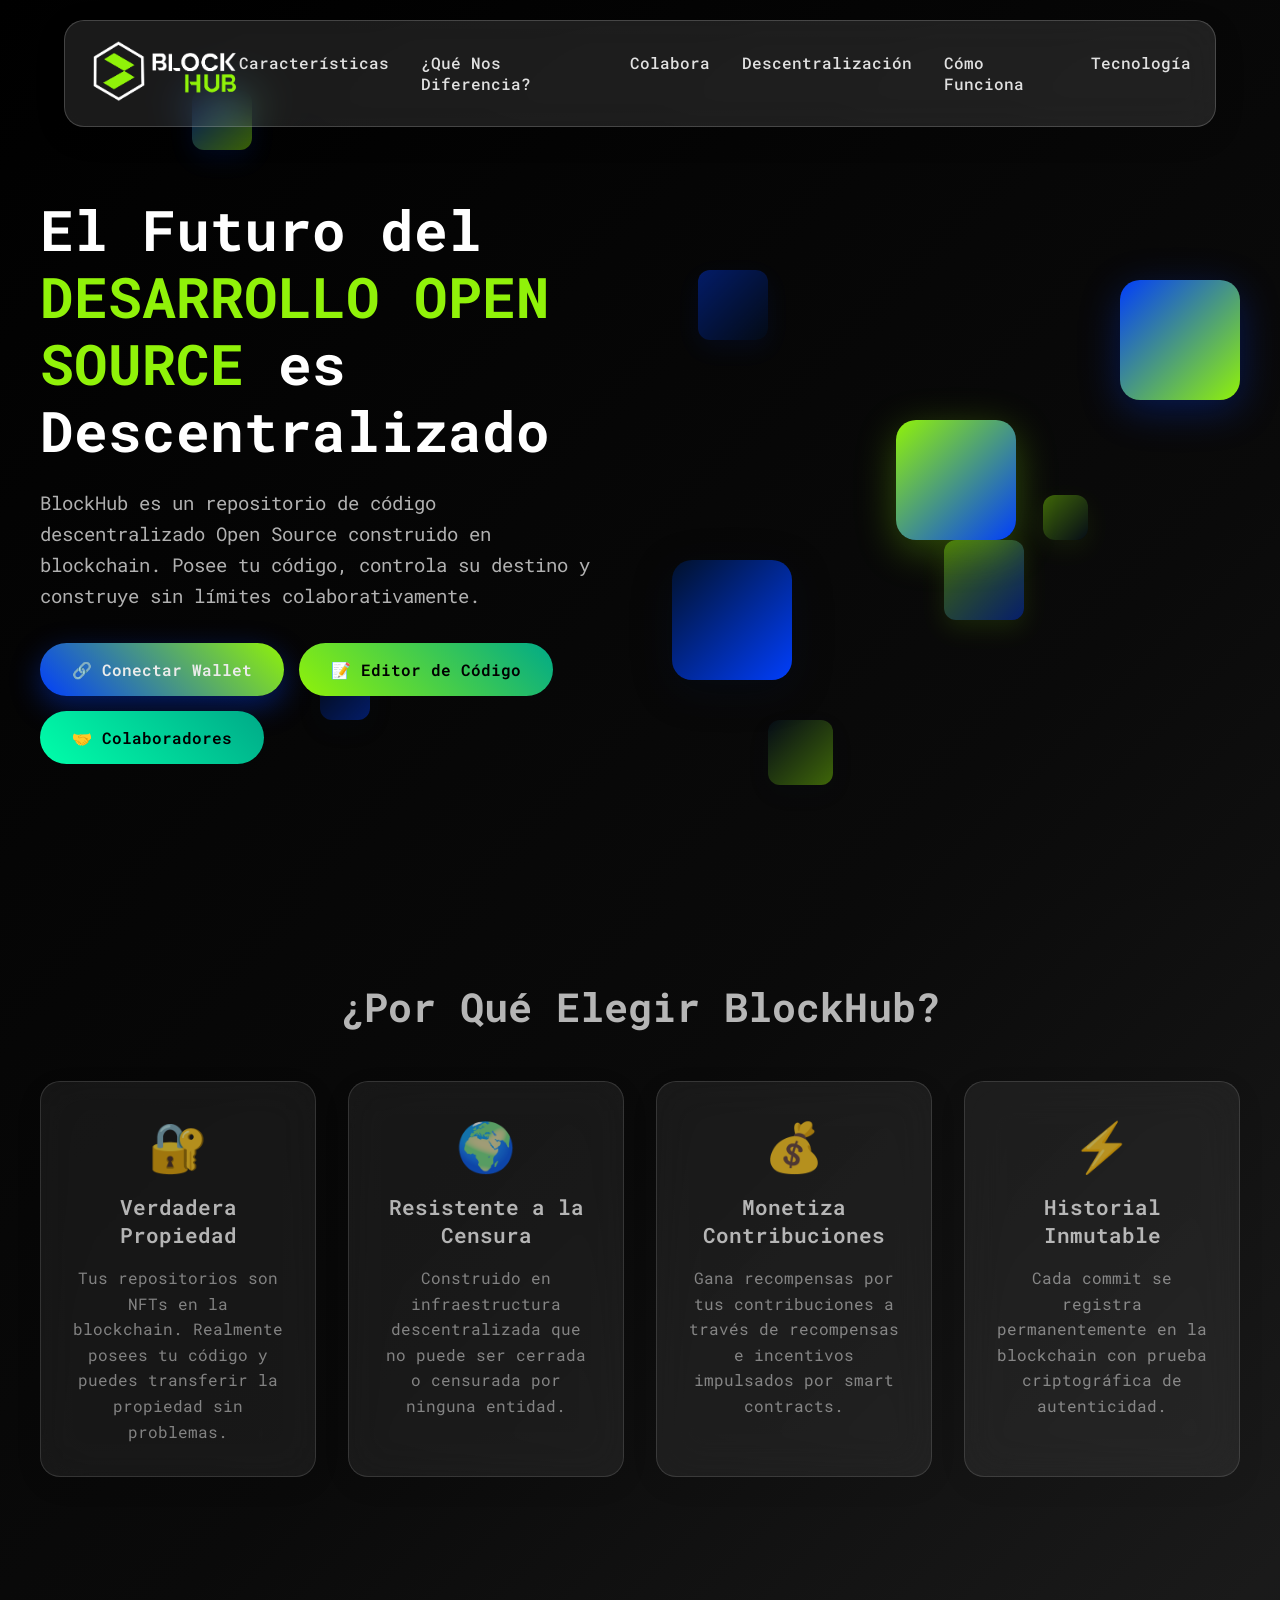
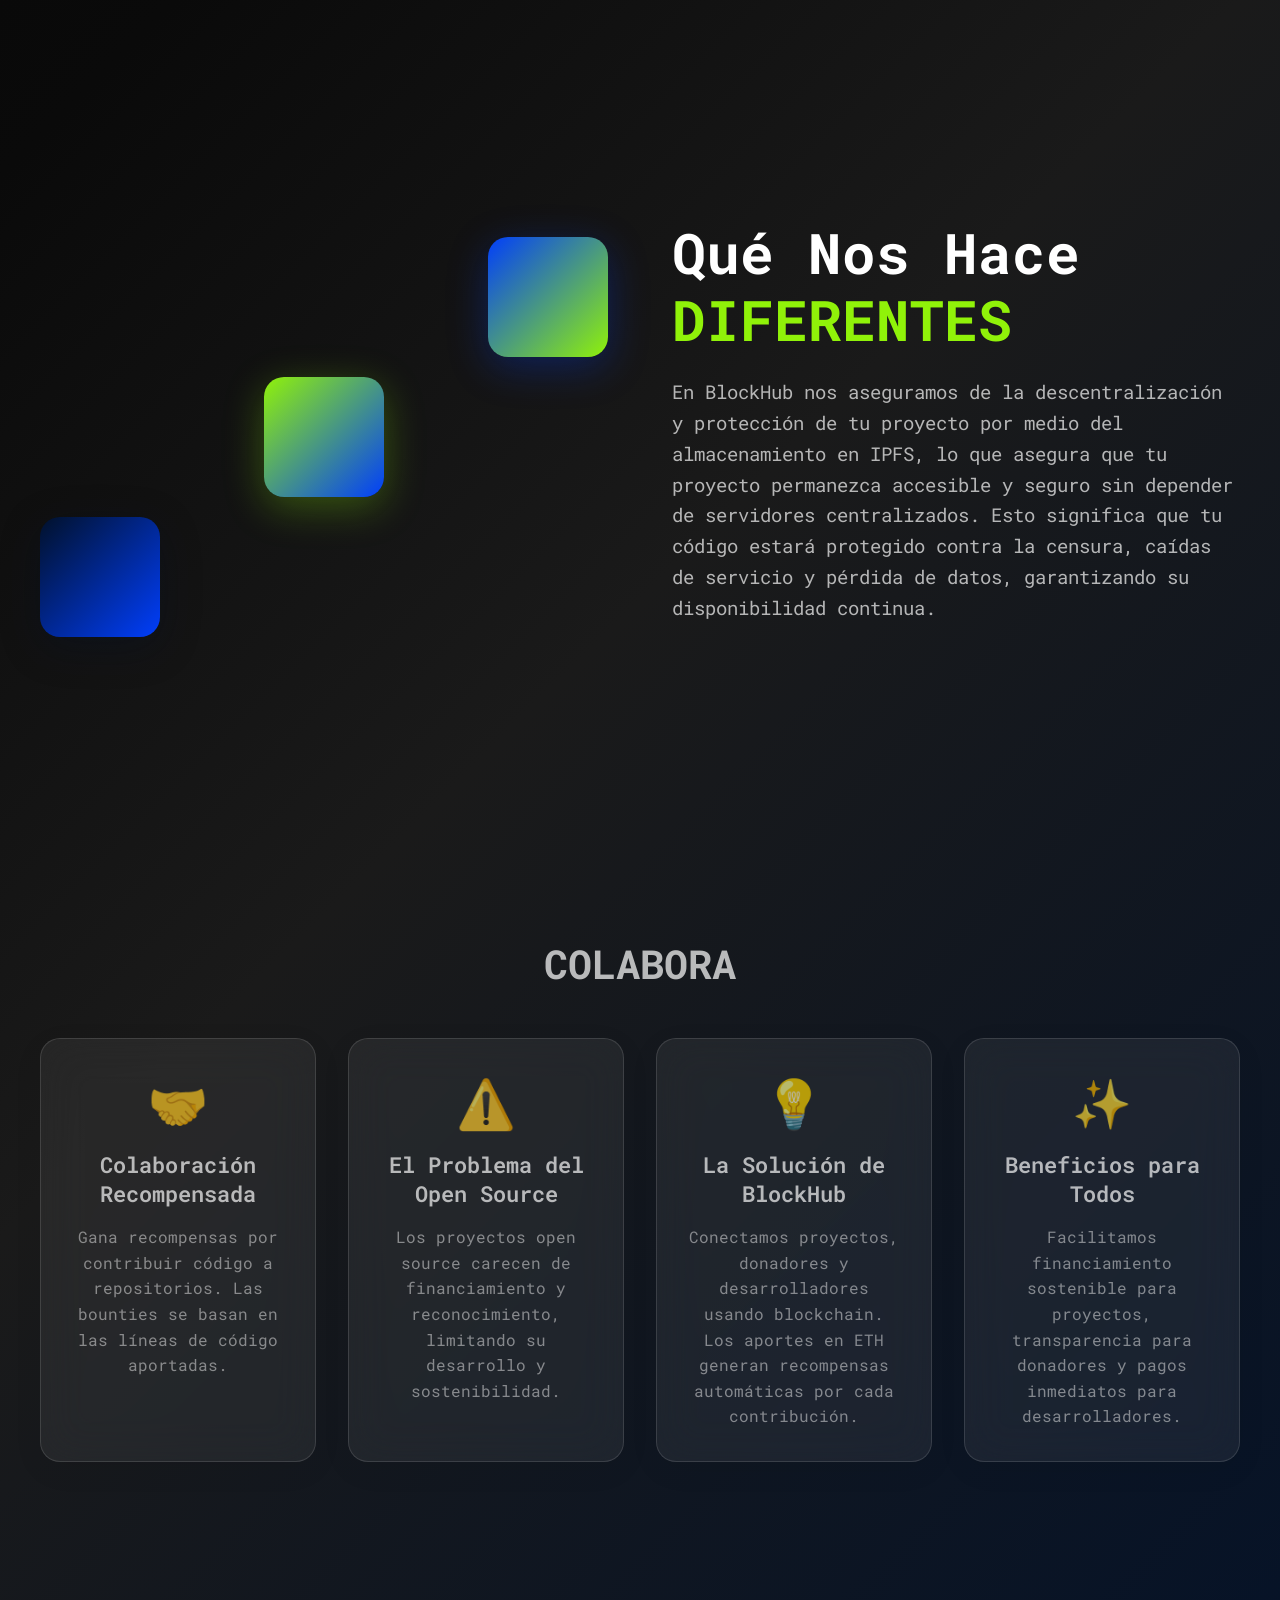
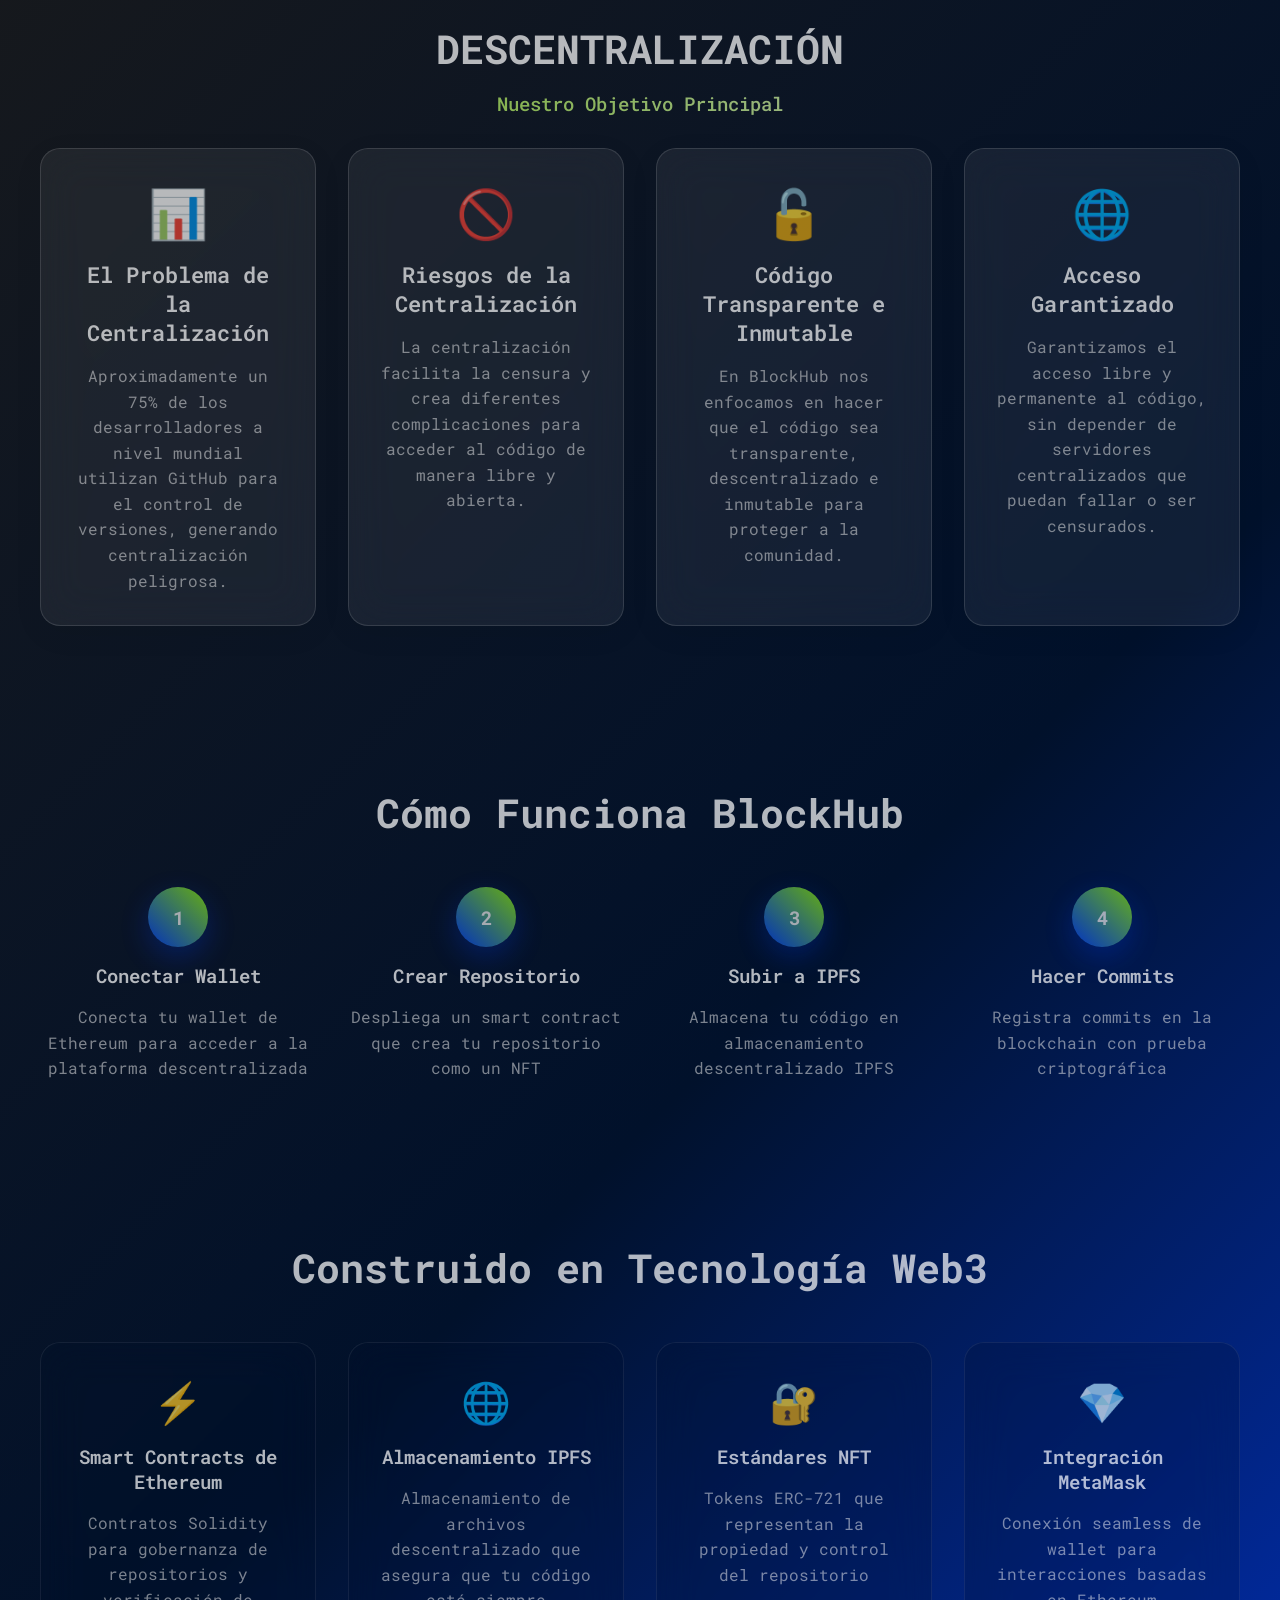
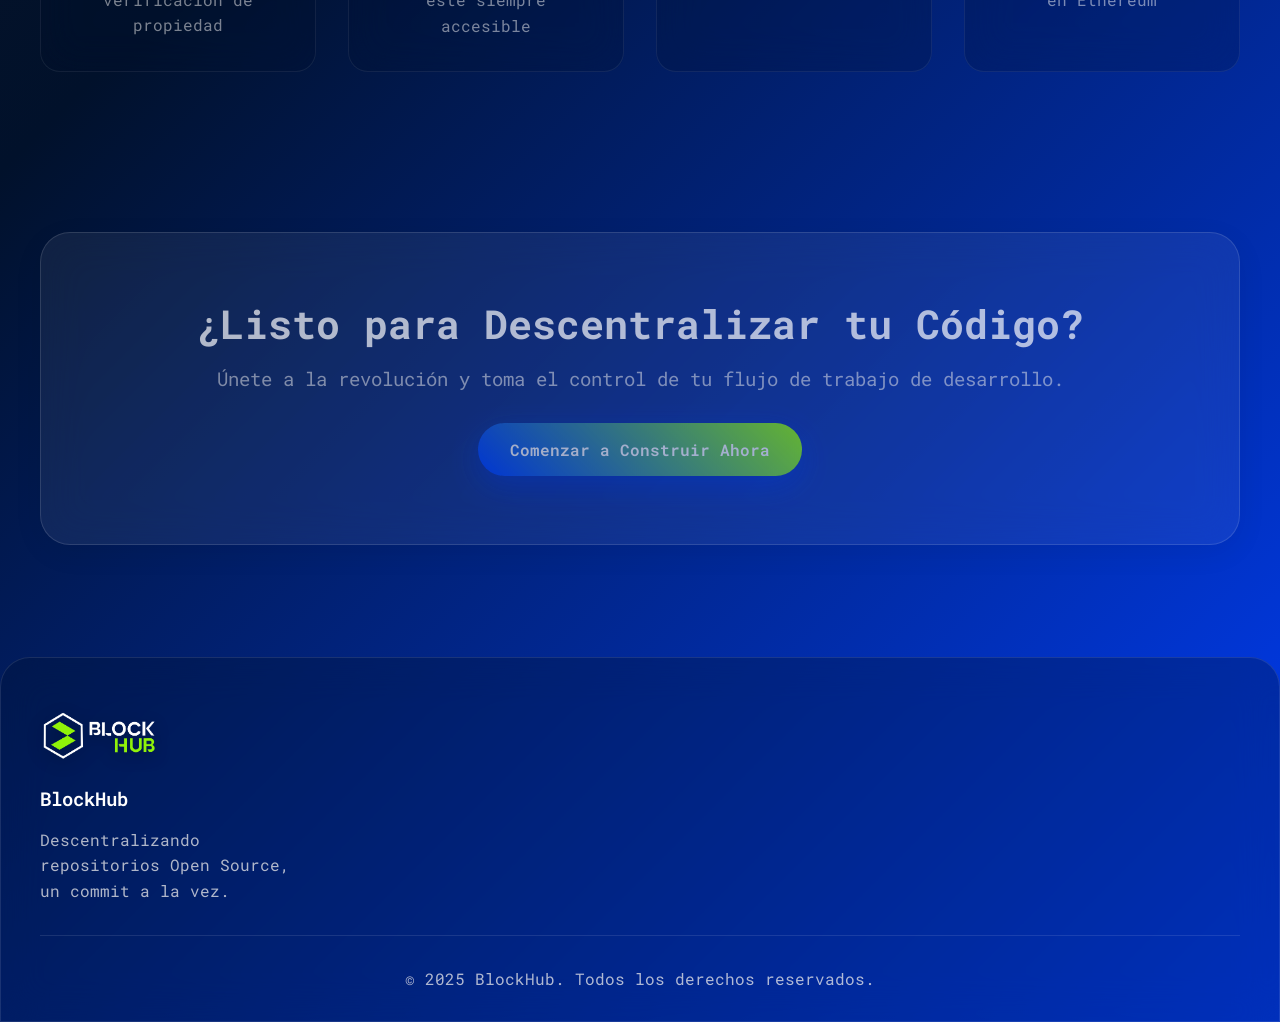
<file: index.html>
<!DOCTYPE html>
<html lang="en">

<head>
    <meta charset="UTF-8">
    <meta name="viewport" content="width=device-width, initial-scale=1.0">
    <title>BlockHub - Repositorio de Código Descentralizado</title>
    <link rel="preconnect" href="https://fonts.googleapis.com">
    <link rel="preconnect" href="https://fonts.gstatic.com" crossorigin>
    <link href="https://fonts.googleapis.com/css2?family=Roboto+Mono:ital,wght@0,100..700;1,100..700&display=swap"
        rel="stylesheet">
    <style>
        /* Hero Graphics */
        .hero-graphic {
            position: relative;
            height: 400px;
            animation: fadeIn 1s ease 1s both;
        }

        @keyframes fadeIn {
            from {
                opacity: 0;
            }

            to {
                opacity: 1;
            }
        }

        .block-element {
            position: absolute;
            width: 120px;
            height: 120px;
            border-radius: 20px;
            animation: blockFloat 6s ease-in-out infinite;
            z-index: 2;
        }

        .block-element:nth-child(1) {
            top: 0;
            right: 0;
            background: linear-gradient(135deg, var(--primary-color), var(--secondary-color));
            animation-delay: 0s;
            box-shadow: 0 10px 40px rgba(1, 62, 251, 0.3);
        }

        .block-element:nth-child(2) {
            top: 50%;
            left: 50%;
            transform: translate(-50%, -50%);
            background: linear-gradient(135deg, var(--secondary-color), var(--primary-color));
            animation-delay: 2s;
            box-shadow: 0 10px 40px rgba(144, 242, 9, 0.3);
        }

        .block-element:nth-child(3) {
            bottom: 0;
            left: 0;
            background: linear-gradient(135deg, var(--dark-navy), var(--primary-color));
            animation-delay: 4s;
            box-shadow: 0 10px 40px rgba(1, 17, 43, 0.3);
        }

        /* Connection Lines/Nodes */
        .connection-line {
            position: absolute;
            background: linear-gradient(45deg, rgba(144, 242, 9, 0.6), rgba(1, 62, 251, 0.6));
            z-index: 1;
            border-radius: 2px;
            animation: connectionPulse 3s ease-in-out infinite;
        }

        .connection-line:nth-child(4) {
            /* Line from top-right to center */
            top: 60px;
            right: 60px;
            width: 3px;
            height: 140px;
            transform: rotate(45deg);
            transform-origin: top;
            animation-delay: 0.5s;
        }

        .connection-line:nth-child(5) {
            /* Line from center to bottom-left */
            top: 260px;
            left: 110px;
            width: 3px;
            height: 140px;
            transform: rotate(-45deg);
            transform-origin: top;
            animation-delay: 1.5s;
        }

        .connection-line:nth-child(6) {
            /* Line from top-right to bottom-left (diagonal) */
            top: 80px;
            left: 120px;
            width: 2px;
            height: 240px;
            transform: rotate(25deg);
            transform-origin: top;
            animation-delay: 2.5s;
            opacity: 0.7;
        }

        /* Connection Nodes */
        .connection-node {
            position: absolute;
            width: 12px;
            height: 12px;
            border-radius: 50%;
            background: linear-gradient(45deg, var(--secondary-color), rgba(255, 255, 255, 0.8));
            z-index: 3;
            animation: nodeGlow 2s ease-in-out infinite;
            box-shadow: 0 0 15px rgba(144, 242, 9, 0.6);
        }

        .connection-node:nth-child(7) {
            top: 120px;
            right: 80px;
            animation-delay: 0.8s;
        }

        .connection-node:nth-child(8) {
            top: 220px;
            left: 140px;
            animation-delay: 1.8s;
        }

        .connection-node:nth-child(9) {
            top: 160px;
            left: 200px;
            animation-delay: 2.8s;
        }

        @keyframes blockFloat {

            0%,
            100% {
                transform: translateY(0px) rotate(0deg);
            }

            50% {
                transform: translateY(-20px) rotate(180deg);
            }
        }

        @keyframes connectionPulse {

            0%,
            100% {
                opacity: 0.6;
                box-shadow: 0 0 5px rgba(144, 242, 9, 0.3);
            }

            50% {
                opacity: 1;
                box-shadow: 0 0 15px rgba(144, 242, 9, 0.6);
            }
        }

        @keyframes nodeGlow {

            0%,
            100% {
                transform: scale(1);
                box-shadow: 0 0 15px rgba(144, 242, 9, 0.6);
            }

            50% {
                transform: scale(1.3);
                box-shadow: 0 0 25px rgba(144, 242, 9, 0.8);
            }
        }

        * {
            margin: 0;
            padding: 0;
            box-sizing: border-box;
        }

        :root {
            --primary-color: #013EFB;
            --secondary-color: #90F209;
            --accent-color: #90F209;
            --dark-navy: #01112B;
            --deep-black: #000000;
            --almost-black: #0a0a0a;
            --dark-charcoal: #1a1a1a;
            --light-gray: #EBEBEB;
            --glass-bg: rgba(235, 235, 235, 0.1);
            --glass-border: rgba(235, 235, 235, 0.2);
            --dark-glass: rgba(1, 17, 43, 0.3);
            --text-light: rgba(235, 235, 235, 0.95);
            --text-muted: rgba(235, 235, 235, 0.75);
        }

        body {
            font-family: 'Roboto Mono', monospace;
            background: linear-gradient(135deg, var(--deep-black) 0%, var(--almost-black) 25%, var(--dark-charcoal) 40%, var(--dark-navy) 70%, var(--primary-color) 100%);
            min-height: 100vh;
            overflow-x: hidden;
        }

        /* Animated Background */
        .bg-animation {
            position: fixed;
            top: 0;
            left: 0;
            width: 100%;
            height: 100%;
            z-index: -1;
            background: linear-gradient(135deg, var(--deep-black) 0%, var(--almost-black) 20%, var(--dark-charcoal) 35%, var(--dark-navy) 55%, var(--primary-color) 75%, var(--secondary-color) 100%);
            background-size: 400% 400%;
            animation: gradientShift 15s ease infinite;
        }

        /* Background floating cubes */
        .bg-cube {
            position: absolute;
            width: 60px;
            height: 60px;
            border-radius: 12px;
            opacity: 0.4;
            animation: bgCubeFloat 8s ease-in-out infinite;
        }

        .bg-cube:nth-child(1) {
            top: 10%;
            left: 15%;
            background: linear-gradient(135deg, var(--primary-color), var(--secondary-color));
            animation-delay: 0s;
            box-shadow: 0 8px 25px rgba(1, 62, 251, 0.3);
        }

        .bg-cube:nth-child(2) {
            top: 60%;
            right: 20%;
            background: linear-gradient(135deg, var(--secondary-color), var(--primary-color));
            animation-delay: 2s;
            box-shadow: 0 8px 25px rgba(144, 242, 9, 0.3);
            width: 80px;
            height: 80px;
        }

        .bg-cube:nth-child(3) {
            bottom: 20%;
            left: 25%;
            background: linear-gradient(135deg, var(--dark-navy), var(--primary-color));
            animation-delay: 4s;
            box-shadow: 0 8px 25px rgba(1, 17, 43, 0.3);
            width: 50px;
            height: 50px;
        }

        .bg-cube:nth-child(4) {
            top: 30%;
            right: 40%;
            background: linear-gradient(135deg, var(--primary-color), var(--dark-navy));
            animation-delay: 1s;
            box-shadow: 0 8px 25px rgba(1, 62, 251, 0.2);
            width: 70px;
            height: 70px;
        }

        .bg-cube:nth-child(5) {
            bottom: 40%;
            right: 15%;
            background: linear-gradient(135deg, var(--secondary-color), var(--dark-navy));
            animation-delay: 3s;
            box-shadow: 0 8px 25px rgba(144, 242, 9, 0.2);
            width: 45px;
            height: 45px;
        }

        .bg-cube:nth-child(6) {
            top: 80%;
            left: 60%;
            background: linear-gradient(135deg, var(--dark-navy), var(--secondary-color));
            animation-delay: 5s;
            box-shadow: 0 8px 25px rgba(1, 17, 43, 0.2);
            width: 65px;
            height: 65px;
        }

        @keyframes bgCubeFloat {

            0%,
            100% {
                transform: translateY(0px) rotate(0deg) scale(1);
                opacity: 0.4;
            }

            25% {
                transform: translateY(-15px) rotate(45deg) scale(1.1);
                opacity: 0.6;
            }

            50% {
                transform: translateY(-30px) rotate(90deg) scale(0.9);
                opacity: 0.3;
            }

            75% {
                transform: translateY(-15px) rotate(135deg) scale(1.05);
                opacity: 0.5;
            }
        }

        @keyframes gradientShift {

            0%,
            100% {
                background-position: 0% 50%;
            }

            50% {
                background-position: 100% 50%;
            }
        }

        @keyframes float {

            0%,
            100% {
                transform: translate(0px, 0px) rotate(0deg);
            }

            33% {
                transform: translate(30px, -30px) rotate(120deg);
            }

            66% {
                transform: translate(-20px, 20px) rotate(240deg);
            }
        }

        /* Glassmorphism Components */
        .glass {
            background: var(--glass-bg);
            backdrop-filter: blur(20px);
            -webkit-backdrop-filter: blur(20px);
            border: 1px solid var(--glass-border);
            box-shadow: 0 8px 32px rgba(0, 0, 0, 0.1);
        }

        .glass-dark {
            background: var(--dark-glass);
            backdrop-filter: blur(20px);
            -webkit-backdrop-filter: blur(20px);
            border: 1px solid rgba(255, 255, 255, 0.1);
        }

        /* Navigation */
        .navbar {
            position: fixed;
            top: 20px;
            left: 50%;
            transform: translateX(-50%);
            z-index: 1000;
            width: 90%;
            max-width: 1200px;
            border-radius: 20px;
            padding: 12px 24px;
            transition: all 0.3s ease;
            animation: slideDown 1s ease;
        }

        @keyframes slideDown {
            from {
                transform: translateX(-50%) translateY(-100px);
                opacity: 0;
            }

            to {
                transform: translateX(-50%) translateY(0);
                opacity: 1;
            }
        }

        .nav-container {
            display: flex;
            justify-content: space-between;
            align-items: center;
        }

        .nav-logo .logo-image {
            height: auto;
            width: auto;
            max-width: 150px;
            object-fit: contain;
            transition: transform 0.3s ease, filter 0.3s ease;
        }

        .nav-logo .logo-image:hover {
            transform: scale(1.05);
            filter: brightness(1.1);
        }

        .nav-menu {
            display: flex;
            list-style: none;
            gap: 2rem;
        }

        .nav-menu a {
            color: var(--text-light);
            text-decoration: none;
            font-weight: 500;
            transition: all 0.3s ease;
            position: relative;
        }

        .nav-menu a::after {
            content: '';
            position: absolute;
            bottom: -5px;
            left: 0;
            width: 0;
            height: 2px;
            background: linear-gradient(45deg, var(--primary-color), var(--secondary-color));
            transition: width 0.3s ease;
        }

        .nav-menu a:hover::after {
            width: 100%;
        }

        .nav-menu a:hover {
            color: white;
            transform: translateY(-2px);
        }

        /* Hero Section */
        .hero {
            padding: 120px 2rem 60px;
            min-height: 100vh;
            display: flex;
            align-items: center;
        }

        .hero-container {
            max-width: 1200px;
            margin: 0 auto;
            display: grid;
            grid-template-columns: 1fr 1fr;
            gap: 4rem;
            align-items: center;
        }

        .hero-content {
            animation: fadeInUp 1s ease 0.5s both;
        }

        .hero-logo {
            text-align: center;
            margin-bottom: 2rem;
        }

        .hero-logo-img {
            height: 120px;
            width: auto;
            max-width: 300px;
            object-fit: contain;
            filter: drop-shadow(0 8px 16px rgba(0, 0, 0, 0.4));
            animation: logoFloat 3s ease-in-out infinite;
        }

        @keyframes logoFloat {

            0%,
            100% {
                transform: translateY(0px);
            }

            50% {
                transform: translateY(-10px);
            }
        }

        @keyframes fadeInUp {
            from {
                opacity: 0;
                transform: translateY(50px);
            }

            to {
                opacity: 1;
                transform: translateY(0);
            }
        }

        .hero-title {
            font-size: 3.5rem;
            font-weight: 700;
            color: white;
            line-height: 1.2;
            margin-bottom: 1.5rem;
        }

        .highlight {
            background: var(--secondary-color);
            -webkit-background-clip: text;
            -webkit-text-fill-color: transparent;
            position: relative;
        }

        .hero-subtitle {
            font-size: 1.2rem;
            color: var(--text-muted);
            margin-bottom: 2rem;
            line-height: 1.6;
        }

        .btn {
            padding: 16px 32px;
            border-radius: 50px;
            border: none;
            font-weight: 600;
            cursor: pointer;
            transition: all 0.3s ease;
            position: relative;
            overflow: hidden;
        }

        .btn-primary {
            background: linear-gradient(45deg, var(--primary-color), var(--secondary-color));
            color: var(--light-gray);
            box-shadow: 0 10px 30px rgba(1, 62, 251, 0.4);
        }

        .btn-primary::before {
            content: '';
            position: absolute;
            top: 0;
            left: -100%;
            width: 100%;
            height: 100%;
            background: linear-gradient(90deg, transparent, rgba(255, 255, 255, 0.2), transparent);
            transition: left 0.5s ease;
        }

        .btn-primary:hover::before {
            left: 100%;
        }

        .btn-primary:hover {
            transform: translateY(-3px);
            box-shadow: 0 15px 40px rgba(1, 62, 251, 0.5), 0 0 30px rgba(144, 242, 9, 0.3);
        }

        /* Hero Graphics */
        .hero-graphic {
            position: relative;
            height: 400px;
            animation: fadeIn 1s ease 1s both;
        }

        @keyframes fadeIn {
            from {
                opacity: 0;
            }

            to {
                opacity: 1;
            }
        }

        .block-element {
            position: absolute;
            width: 120px;
            height: 120px;
            border-radius: 20px;
            animation: blockFloat 6s ease-in-out infinite;
        }

        .block-element:nth-child(1) {
            top: 0;
            right: 0;
            background: linear-gradient(135deg, var(--primary-color), var(--secondary-color));
            animation-delay: 0s;
            box-shadow: 0 10px 40px rgba(1, 62, 251, 0.3);
        }

        .block-element:nth-child(2) {
            top: 50%;
            left: 50%;
            transform: translate(-50%, -50%);
            background: linear-gradient(135deg, var(--secondary-color), var(--primary-color));
            animation-delay: 2s;
            box-shadow: 0 10px 40px rgba(144, 242, 9, 0.3);
        }

        .block-element:nth-child(3) {
            bottom: 0;
            left: 0;
            background: linear-gradient(135deg, var(--dark-navy), var(--primary-color));
            animation-delay: 4s;
            box-shadow: 0 10px 40px rgba(1, 17, 43, 0.3);
        }

        @keyframes blockFloat {

            0%,
            100% {
                transform: translateY(0px) rotate(0deg);
            }

            50% {
                transform: translateY(-20px) rotate(180deg);
            }
        }

        /* Sections */
        section {
            padding: 80px 2rem;
        }

        .container {
            max-width: 1200px;
            margin: 0 auto;
        }

        .section-title {
            font-size: 2.5rem;
            font-weight: 700;
            color: white;
            text-align: center;
            margin-bottom: 3rem;
        }

        .section-subtitle {
            font-size: 1.2rem;
            font-weight: 500;
            color: var(--secondary-color);
            text-align: center;
            margin-bottom: 2rem;
            margin-top: -2rem;
            background: linear-gradient(45deg, var(--secondary-color), white);
            -webkit-background-clip: text;
            -webkit-text-fill-color: transparent;
        }

        /* Features Grid */
        .features-grid {
            display: grid;
            grid-template-columns: repeat(4, 1fr);
            gap: 2rem;
        }

        .feature-card {
            border-radius: 20px;
            padding: 2rem;
            text-align: center;
            transition: all 0.3s ease;
            position: relative;
            overflow: hidden;
        }

        .feature-card::before {
            content: '';
            position: absolute;
            top: 0;
            left: 0;
            right: 0;
            bottom: 0;
            background: linear-gradient(135deg, rgba(144, 242, 9, 0.1), rgba(1, 62, 251, 0.1));
            opacity: 0;
            transition: opacity 0.3s ease;
        }

        .feature-card:hover::before {
            opacity: 0.7;
        }

        .feature-card:hover {
            transform: translateY(-10px);
            box-shadow: 0 20px 60px rgba(1, 62, 251, 0.2), 0 0 30px rgba(144, 242, 9, 0.1);
        }

        .feature-icon {
            font-size: 3rem;
            margin-bottom: 1rem;
            display: block;
        }

        .feature-card h3 {
            font-size: 1.3rem;
            font-weight: 600;
            color: white;
            margin-bottom: 1rem;
        }

        .feature-card p {
            color: var(--text-muted);
            line-height: 1.6;
        }

        /* Collaborate Section */
        .collaborate-grid {
            display: grid;
            grid-template-columns: repeat(4, 1fr);
            gap: 2rem;
        }

        .collaborate-card {
            border-radius: 20px;
            padding: 2rem;
            text-align: center;
            transition: all 0.3s ease;
            position: relative;
            overflow: hidden;
        }

        .collaborate-card::before {
            content: '';
            position: absolute;
            top: 0;
            left: 0;
            right: 0;
            bottom: 0;
            background: linear-gradient(135deg, rgba(144, 242, 9, 0.1), rgba(1, 62, 251, 0.1));
            opacity: 0;
            transition: opacity 0.3s ease;
        }

        .collaborate-card:hover::before {
            opacity: 0.7;
        }

        .collaborate-card:hover {
            transform: translateY(-10px);
            box-shadow: 0 20px 60px rgba(1, 62, 251, 0.2), 0 0 30px rgba(144, 242, 9, 0.1);
        }

        .collaborate-icon {
            font-size: 3rem;
            margin-bottom: 1rem;
            display: block;
        }

        .collaborate-card h3 {
            font-size: 1.4rem;
            font-weight: 600;
            color: white;
            margin-bottom: 1rem;
        }

        .collaborate-card p {
            color: var(--text-muted);
            line-height: 1.6;
        }

        /* Workflow Grid */
        .workflow-grid {
            display: grid;
            grid-template-columns: repeat(4, 1fr);
            gap: 2rem;
        }

        .workflow-step {
            text-align: center;
            position: relative;
        }

        .step-number {
            width: 60px;
            height: 60px;
            border-radius: 50%;
            background: linear-gradient(45deg, var(--primary-color), var(--secondary-color));
            color: var(--light-gray);
            display: flex;
            align-items: center;
            justify-content: center;
            font-weight: 700;
            font-size: 1.2rem;
            margin: 0 auto 1rem;
            box-shadow: 0 10px 30px rgba(1, 62, 251, 0.4);
        }

        .workflow-step h3 {
            color: white;
            margin-bottom: 1rem;
            font-weight: 600;
        }

        .workflow-step p {
            color: var(--text-muted);
            line-height: 1.6;
        }

        /* Tech Grid */
        .tech-grid {
            display: grid;
            grid-template-columns: repeat(4, 1fr);
            gap: 2rem;
        }

        .tech-item {
            padding: 2rem;
            border-radius: 20px;
            text-align: center;
            transition: all 0.3s ease;
        }

        .tech-item:hover {
            transform: translateY(-5px);
        }

        .tech-icon {
            font-size: 2.5rem;
            margin-bottom: 1rem;
        }

        .tech-item h3 {
            color: white;
            font-weight: 600;
            margin-bottom: 1rem;
        }

        .tech-item p {
            color: var(--text-muted);
            line-height: 1.6;
        }

        /* CTA Section */
        .cta {
            text-align: center;
        }

        .cta-content {
            border-radius: 30px;
            padding: 4rem 2rem;
        }

        .cta h2 {
            font-size: 2.5rem;
            font-weight: 700;
            color: white;
            margin-bottom: 1rem;
        }

        .cta p {
            font-size: 1.2rem;
            color: var(--text-muted);
            margin-bottom: 2rem;
        }

        /* Footer */
        .footer {
            border-radius: 30px 30px 0 0;
            padding: 3rem 2rem 2rem;
            margin-top: 2rem;
        }

        .footer-content {
            display: grid;
            grid-template-columns: repeat(4, 1fr);
            gap: 2rem;
            margin-bottom: 2rem;
        }

        .footer-logo {
            margin-bottom: 1rem;
        }

        .footer-logo-img {
            height: 60px;
            width: auto;
            max-width: 180px;
            object-fit: contain;
            filter: drop-shadow(0 4px 8px rgba(0, 0, 0, 0.3));
            transition: transform 0.3s ease;
        }

        .footer-logo-img:hover {
            transform: scale(1.05);
        }

        .footer-section h3,
        .footer-section h4 {
            color: white;
            margin-bottom: 1rem;
            font-weight: 600;
        }

        .footer-section p,
        .footer-section li a {
            color: var(--text-muted);
            text-decoration: none;
            line-height: 1.6;
        }

        .footer-section ul {
            list-style: none;
        }

        .footer-section ul li {
            margin-bottom: 0.5rem;
        }

        .footer-section a:hover {
            color: white;
            transition: color 0.3s ease;
        }

        .footer-bottom {
            text-align: center;
            padding-top: 2rem;
            border-top: 1px solid rgba(255, 255, 255, 0.1);
        }

        .footer-bottom p {
            color: var(--text-muted);
        }

        /* Responsive Design */
        @media (max-width: 1200px) {

            .features-grid,
            .collaborate-grid,
            .workflow-grid,
            .tech-grid {
                grid-template-columns: repeat(2, 1fr);
            }

            .footer-content {
                grid-template-columns: repeat(2, 1fr);
            }
        }

        @media (max-width: 768px) {
            .hero-container {
                grid-template-columns: 1fr;
                text-align: center;
            }

            .hero-title {
                font-size: 2.5rem;
            }

            .hero-logo-img {
                height: 80px;
                max-width: 200px;
            }

            .footer-logo-img {
                height: 45px;
                max-width: 150px;
            }

            .features-grid,
            .collaborate-grid,
            .workflow-grid,
            .tech-grid,
            .footer-content {
                grid-template-columns: 1fr;
            }

            .nav-menu {
                display: none;
            }

            .navbar {
                width: 95%;
                padding: 12px 20px;
            }

            /* Responsive background cubes */
            .bg-cube {
                width: 40px !important;
                height: 40px !important;
                opacity: 0.3;
            }

            .bg-cube:nth-child(2),
            .bg-cube:nth-child(4),
            .bg-cube:nth-child(6) {
                width: 50px !important;
                height: 50px !important;
            }
        }

        /* Smooth scrolling */
        html {
            scroll-behavior: smooth;
        }

        /* Scroll animations */
        .scroll-reveal {
            opacity: 0;
            transform: translateY(30px);
            transition: all 0.6s ease;
        }

        .scroll-reveal.revealed {
            opacity: 0.7;
            transform: translateY(0);
        }
    </style>
</head>

<body>
    <div class="bg-animation">
        <div class="bg-cube"></div>
        <div class="bg-cube"></div>
        <div class="bg-cube"></div>
        <div class="bg-cube"></div>
        <div class="bg-cube"></div>
        <div class="bg-cube"></div>
    </div>

    <!-- Navigation -->
    <nav class="navbar glass">
        <div class="nav-container">
            <div class="nav-logo">
                <img src="src/assets/BLANCO.png" alt="BlockHub Logo" class="logo-image">
            </div>
            <ul class="nav-menu">
                <li><a href="#features">Características</a></li>
                <li><a href="#what-makes-us-different">¿Qué Nos Diferencia?</a></li>
                <li><a href="#collaborate">Colabora</a></li>
                <li><a href="#decentralization">Descentralización</a></li>
                <li><a href="#how-it-works">Cómo Funciona</a></li>
                <li><a href="#tech-stack">Tecnología</a></li>
            </ul>
        </div>
    </nav>

    <!-- Hero Section -->
    <section id="home" class="hero">
        <div class="hero-container">
            <div class="hero-content">
                <h1 class="hero-title">El Futuro del <span class="highlight">DESARROLLO OPEN SOURCE</span> es
                    Descentralizado</h1>
                <p class="hero-subtitle">BlockHub es un repositorio de código descentralizado Open Source construido en
                    blockchain. Posee tu código, controla su destino y construye sin límites colaborativamente.</p>
                <div style="display: flex; gap: 15px; flex-wrap: wrap; margin-top: 20px;">
                    <a href="conectar-wallet.html" class="btn btn-primary"
                        style="text-decoration: none; display: inline-block;">
                        🔗 Conectar Wallet
                    </a>
                    <a href="editor-archivos.html" class="btn btn-secondary"
                        style="text-decoration: none; display: inline-block; background: linear-gradient(45deg, var(--secondary-color), #00aa88); color: #000;">
                        📝 Editor de Código
                    </a>
                    <a href="colaboradores.html" class="btn btn-secondary"
                        style="text-decoration: none; display: inline-block; background: linear-gradient(45deg, #00ffaa, #00aa88); color: #000;">
                        🤝 Colaboradores
                    </a>
                </div>

            </div>
            <div class="hero-image">
                <div class="hero-graphic">
                    <div class="block-element"></div>
                    <div class="block-element"></div>
                    <div class="block-element"></div>
                </div>
            </div>
        </div>
    </section>

    <!-- Features Section -->
    <section id="features" class="features">
        <div class="container">
            <h2 class="section-title scroll-reveal">¿Por Qué Elegir BlockHub?</h2>
            <div class="features-grid">
                <div class="feature-card glass scroll-reveal">
                    <div class="feature-icon">🔐</div>
                    <h3>Verdadera Propiedad</h3>
                    <p>Tus repositorios son NFTs en la blockchain. Realmente posees tu código y puedes transferir la
                        propiedad sin problemas.</p>
                </div>
                <div class="feature-card glass scroll-reveal">
                    <div class="feature-icon">🌍</div>
                    <h3>Resistente a la Censura</h3>
                    <p>Construido en infraestructura descentralizada que no puede ser cerrada o censurada por ninguna
                        entidad.</p>
                </div>
                <div class="feature-card glass scroll-reveal">
                    <div class="feature-icon">💰</div>
                    <h3>Monetiza Contribuciones</h3>
                    <p>Gana recompensas por tus contribuciones a través de recompensas e incentivos impulsados por smart
                        contracts.</p>
                </div>
                <div class="feature-card glass scroll-reveal">
                    <div class="feature-icon">⚡</div>
                    <h3>Historial Inmutable</h3>
                    <p>Cada commit se registra permanentemente en la blockchain con prueba criptográfica de
                        autenticidad.</p>
                </div>
            </div>
        </div>
    </section>

    <!-- What Makes Us Different Section -->
    <section id="what-makes-us-different" class="hero">
        <div class="hero-container">

            <div class="hero-image">
                <div class="hero-graphic">
                    <div class="block-element"></div>
                    <div class="block-element"></div>
                    <div class="block-element"></div>
                </div>
            </div>

            <div class="hero-content">
                <h1 class="hero-title">Qué Nos Hace <span class="highlight">DIFERENTES</span></h1>
                <p class="hero-subtitle">En BlockHub nos aseguramos de la descentralización y protección de tu proyecto
                    por medio del almacenamiento en IPFS, lo que asegura que tu proyecto permanezca accesible y seguro
                    sin depender de servidores centralizados. Esto significa que tu código estará protegido contra la
                    censura, caídas de servicio y pérdida de datos, garantizando su disponibilidad continua.</p>

            </div>
        </div>
    </section>

    <!-- Collaborate Section -->
    <section id="collaborate" class="collaborate">
        <div class="container">
            <h2 class="section-title scroll-reveal">COLABORA</h2>
            <div class="collaborate-grid">
                <div class="collaborate-card glass scroll-reveal">
                    <div class="collaborate-icon">🤝</div>
                    <h3>Colaboración Recompensada</h3>
                    <p>Gana recompensas por contribuir código a repositorios. Las bounties se basan en las líneas de
                        código aportadas.</p>
                </div>
                <div class="collaborate-card glass scroll-reveal">
                    <div class="collaborate-icon">⚠️</div>
                    <h3>El Problema del Open Source</h3>
                    <p>Los proyectos open source carecen de financiamiento y reconocimiento, limitando su desarrollo y
                        sostenibilidad.</p>
                </div>
                <div class="collaborate-card glass scroll-reveal">
                    <div class="collaborate-icon">💡</div>
                    <h3>La Solución de BlockHub</h3>
                    <p>Conectamos proyectos, donadores y desarrolladores usando blockchain. Los aportes en ETH generan
                        recompensas automáticas por cada contribución.</p>
                </div>
                <div class="collaborate-card glass scroll-reveal">
                    <div class="collaborate-icon">✨</div>
                    <h3>Beneficios para Todos</h3>
                    <p>Facilitamos financiamiento sostenible para proyectos, transparencia para donadores y pagos
                        inmediatos para desarrolladores.</p>
                </div>
            </div>
        </div>
    </section>

    <!-- Decentralization Section -->
    <section id="decentralization" class="collaborate">
        <div class="container">
            <h2 class="section-title scroll-reveal">DESCENTRALIZACIÓN</h2>
            <p class="section-subtitle scroll-reveal">Nuestro Objetivo Principal</p>
            <div class="collaborate-grid">
                <div class="collaborate-card glass scroll-reveal">
                    <div class="collaborate-icon">📊</div>
                    <h3>El Problema de la Centralización</h3>
                    <p>Aproximadamente un 75% de los desarrolladores a nivel mundial utilizan GitHub para el control de
                        versiones, generando centralización peligrosa.</p>
                </div>
                <div class="collaborate-card glass scroll-reveal">
                    <div class="collaborate-icon">🚫</div>
                    <h3>Riesgos de la Centralización</h3>
                    <p>La centralización facilita la censura y crea diferentes complicaciones para acceder al código de
                        manera libre y abierta.</p>
                </div>
                <div class="collaborate-card glass scroll-reveal">
                    <div class="collaborate-icon">🔓</div>
                    <h3>Código Transparente e Inmutable</h3>
                    <p>En BlockHub nos enfocamos en hacer que el código sea transparente, descentralizado e inmutable
                        para proteger a la comunidad.</p>
                </div>
                <div class="collaborate-card glass scroll-reveal">
                    <div class="collaborate-icon">🌐</div>
                    <h3>Acceso Garantizado</h3>
                    <p>Garantizamos el acceso libre y permanente al código, sin depender de servidores centralizados que
                        puedan fallar o ser censurados.</p>
                </div>
            </div>
        </div>
    </section>

    <!-- How It Works Section -->
    <section id="how-it-works" class="how-it-works">
        <div class="container">
            <h2 class="section-title scroll-reveal">Cómo Funciona BlockHub</h2>
            <div class="workflow-grid">
                <div class="workflow-step scroll-reveal">
                    <div class="step-number">1</div>
                    <h3>Conectar Wallet</h3>
                    <p>Conecta tu wallet de Ethereum para acceder a la plataforma descentralizada</p>
                </div>
                <div class="workflow-step scroll-reveal">
                    <div class="step-number">2</div>
                    <h3>Crear Repositorio</h3>
                    <p>Despliega un smart contract que crea tu repositorio como un NFT</p>
                </div>
                <div class="workflow-step scroll-reveal">
                    <div class="step-number">3</div>
                    <h3>Subir a IPFS</h3>
                    <p>Almacena tu código en almacenamiento descentralizado IPFS</p>
                </div>
                <div class="workflow-step scroll-reveal">
                    <div class="step-number">4</div>
                    <h3>Hacer Commits</h3>
                    <p>Registra commits en la blockchain con prueba criptográfica</p>
                </div>
            </div>
        </div>
    </section>

    <!-- Tech Stack Section -->
    <section id="tech-stack" class="tech-stack">
        <div class="container">
            <h2 class="section-title scroll-reveal">Construido en Tecnología Web3</h2>
            <div class="tech-grid">
                <div class="tech-item glass-dark scroll-reveal">
                    <div class="tech-icon">⚡</div>
                    <h3>Smart Contracts de Ethereum</h3>
                    <p>Contratos Solidity para gobernanza de repositorios y verificación de propiedad</p>
                </div>
                <div class="tech-item glass-dark scroll-reveal">
                    <div class="tech-icon">🌐</div>
                    <h3>Almacenamiento IPFS</h3>
                    <p>Almacenamiento de archivos descentralizado que asegura que tu código esté siempre accesible</p>
                </div>
                <div class="tech-item glass-dark scroll-reveal">
                    <div class="tech-icon">🔐</div>
                    <h3>Estándares NFT</h3>
                    <p>Tokens ERC-721 que representan la propiedad y control del repositorio</p>
                </div>
                <div class="tech-item glass-dark scroll-reveal">
                    <div class="tech-icon">💎</div>
                    <h3>Integración MetaMask</h3>
                    <p>Conexión seamless de wallet para interacciones basadas en Ethereum</p>
                </div>
            </div>
        </div>
    </section>

    <!-- CTA Section -->
    <section class="cta">
        <div class="container">
            <div class="cta-content glass scroll-reveal">
                <h2>¿Listo para Descentralizar tu Código?</h2>
                <p>Únete a la revolución y toma el control de tu flujo de trabajo de desarrollo.</p>
                <a href="conectar-wallet.html" class="btn btn-primary"
                    style="text-decoration: none; display: inline-block;">Comenzar a Construir Ahora</a>
            </div>
        </div>
    </section>

    <!-- Footer -->
    <footer id="contact" class="footer glass-dark">
        <div class="container">
            <div class="footer-content">
                <div class="footer-section">
                    <div class="footer-logo">
                        <img src="src/assets/BLANCO.png" alt="BlockHub Logo" class="footer-logo-img">
                    </div>
                    <h3>BlockHub</h3>
                    <p>Descentralizando repositorios Open Source, un commit a la vez.</p>
                </div>

            </div>
            <div class="footer-bottom">
                <p>&copy; 2025 BlockHub. Todos los derechos reservados.</p>
            </div>
        </div>
    </footer>

    <script>
        // Scroll reveal animation
        function revealElements() {
            const reveals = document.querySelectorAll('.scroll-reveal');

            for (let i = 0; i < reveals.length; i++) {
                const windowHeight = window.innerHeight;
                const elementTop = reveals[i].getBoundingClientRect().top;
                const elementVisible = 150;

                if (elementTop < windowHeight - elementVisible) {
                    reveals[i].classList.add('revealed');
                }
            }
        }

        window.addEventListener('scroll', revealElements);

        // Navbar background on scroll
        window.addEventListener('scroll', function () {
            const navbar = document.querySelector('.navbar');
            if (window.scrollY > 100) {
                navbar.style.background = 'rgba(0, 0, 0, 0.3)';
            } else {
                navbar.style.background = 'rgba(255, 255, 255, 0.1)';
            }
        });

        // Smooth scrolling for navigation links
        document.querySelectorAll('a[href^="#"]').forEach(anchor => {
            anchor.addEventListener('click', function (e) {
                e.preventDefault();
                const target = document.querySelector(this.getAttribute('href'));
                if (target) {
                    target.scrollIntoView({
                        behavior: 'smooth',
                        block: 'start'
                    });
                }
            });
        });

        // Button click animations
        document.querySelectorAll('.btn').forEach(button => {
            button.addEventListener('click', function (e) {
                let ripple = document.createElement('span');
                ripple.classList.add('ripple');
                this.appendChild(ripple);

                let x = e.clientX - e.target.offsetLeft;
                let y = e.clientY - e.target.offsetTop;

                ripple.style.left = `${x}px`;
                ripple.style.top = `${y}px`;

                setTimeout(() => {
                    ripple.remove();
                }, 600);
            });
        });

        // Initial reveal on page load
        revealElements();
    </script>
</body>
</file>
